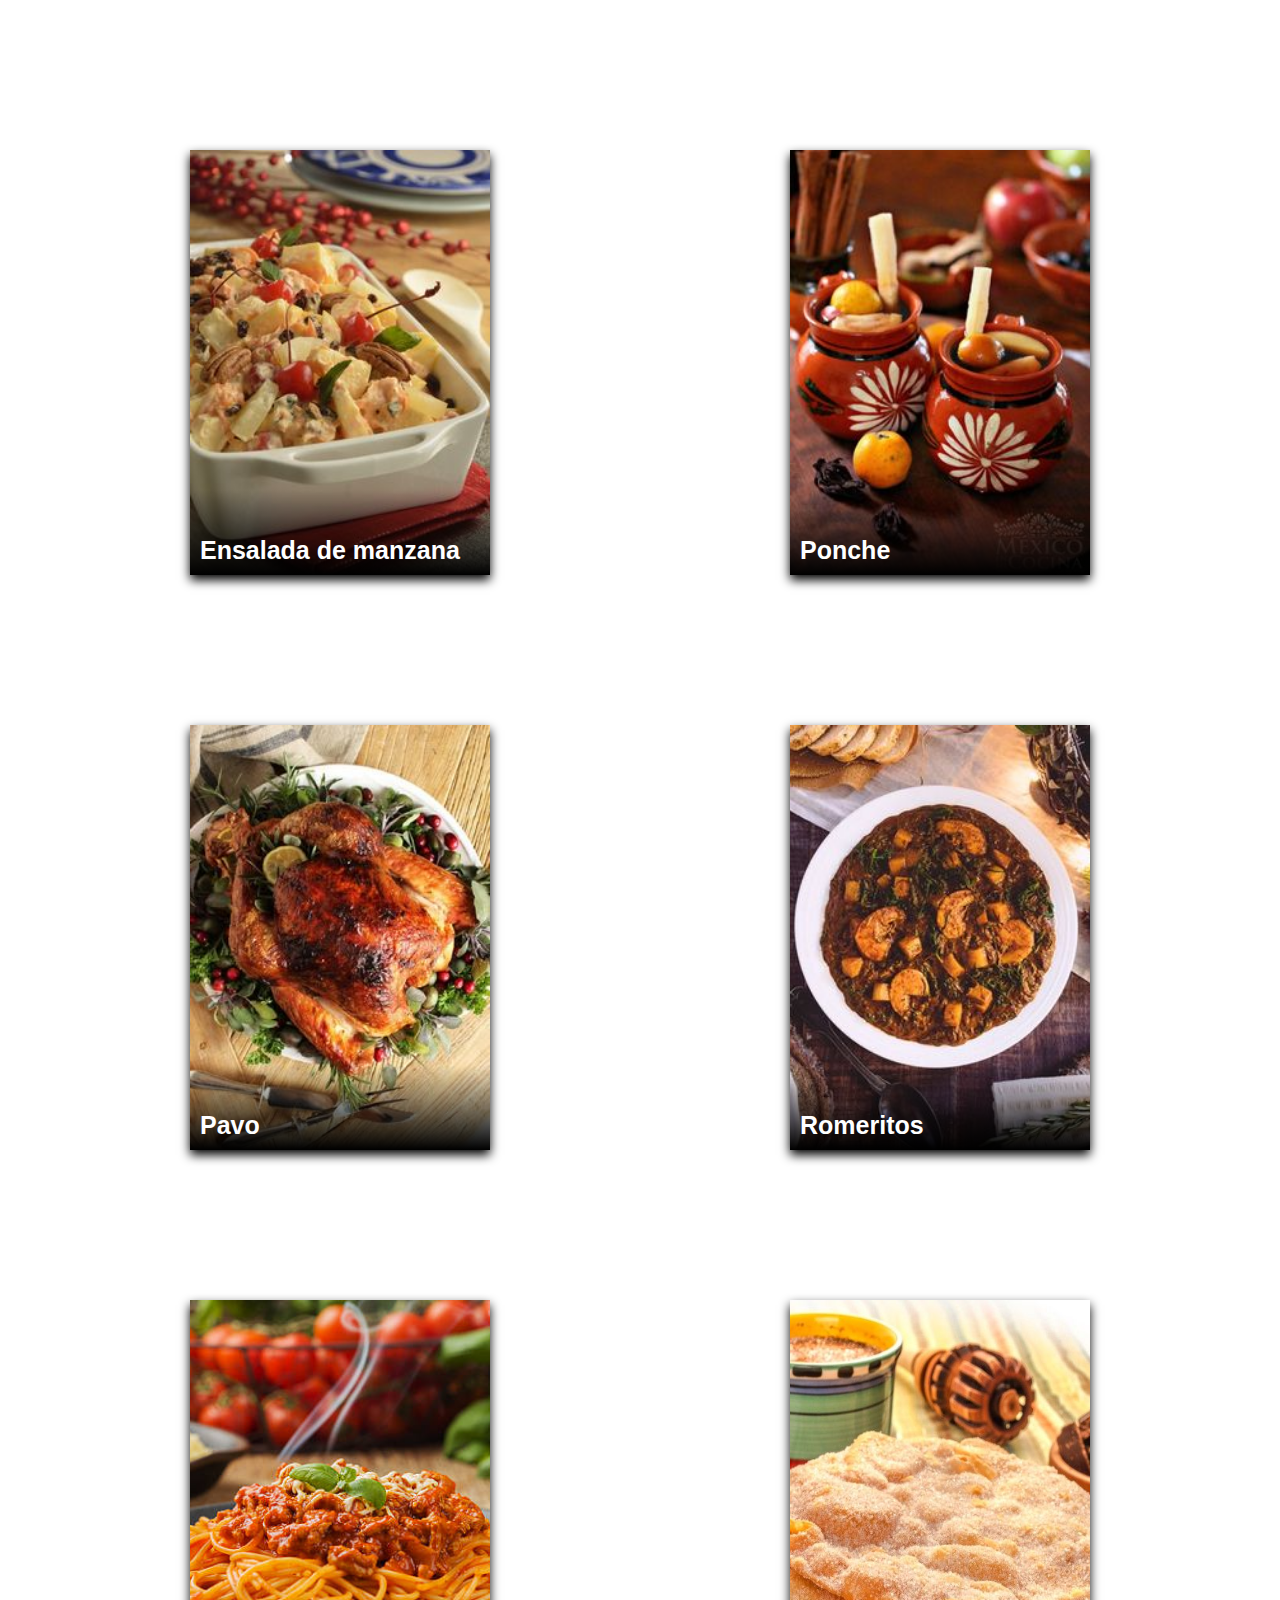
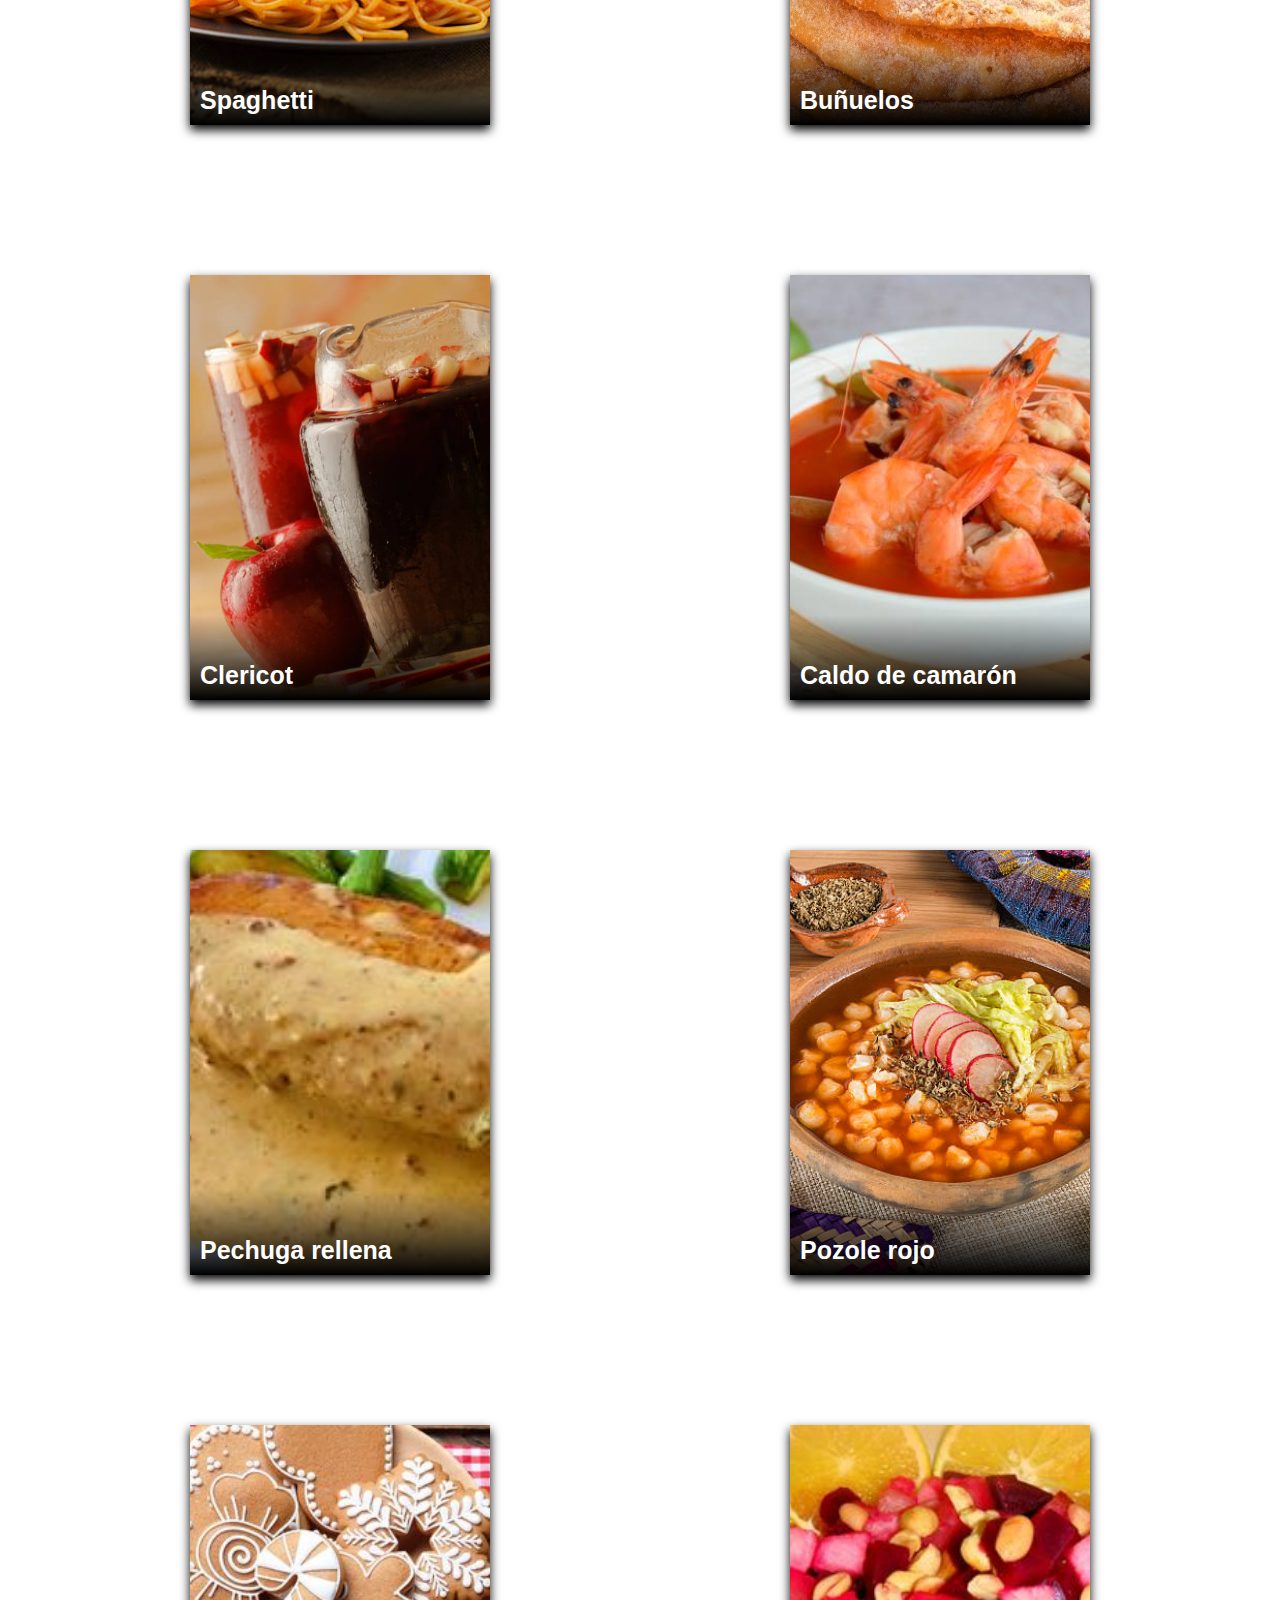
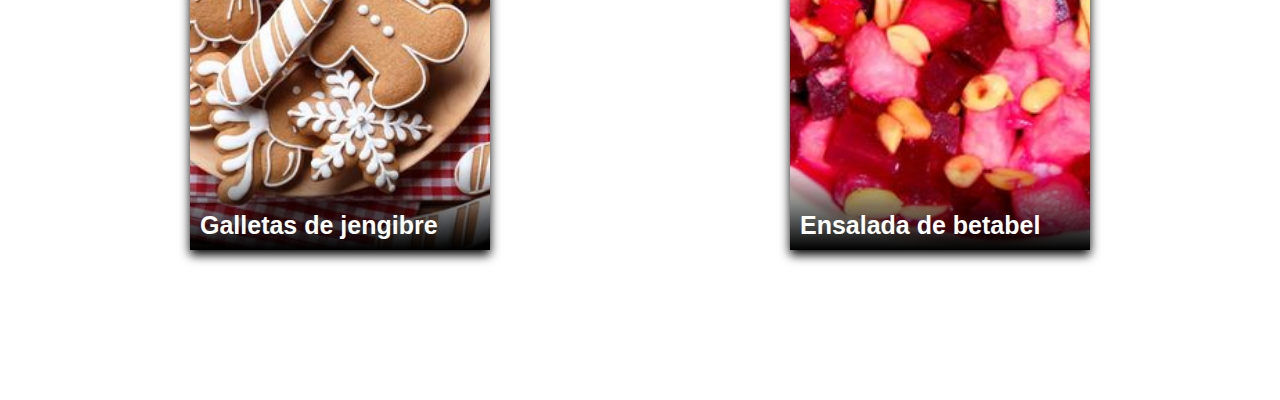
<file: index.html>
<!DOCTYPE html>
<html lang="en">

<head>
  <meta charset="UTF-8">
  <meta http-equiv="X-UA-Compatible" content="IE=edge">
  <meta name="viewport" content="width=device-width, initial-scale=1.0">
  <title>Especial de temporada</title>

  <link rel="preconnect" href="https://fonts.googleapis.com">
  <link rel="preconnect" href="https://fonts.gstatic.com" crossorigin>
    <link href="https://fonts.googleapis.com/css2?family=Josefin+Sans:wght@200&display=swap" rel="stylesheet">
  <link rel="stylesheet" href="https://cdnjs.cloudflare.com/ajax/libs/font-awesome/6.1.1/css/all.min.css"
    integrity="sha512-KfkfwYDsLkIlwQp6LFnl8zNdLGxu9YAA1QvwINks4PhcElQSvqcyVLLD9aMhXd13uQjoXtEKNosOWaZqXgel0g=="
    crossorigin="anonymous" referrerpolicy="no-referrer" />

  <link rel="stylesheet" href="styles.css">

</head>

<body>
  

<section>
  <div class="card">
    <div class="card_landing" style="--i:url(manz.jpg)">
      <h6>Ensalada de manzana</h6>
    </div>
    <div class="card_info">
      <div class="head">
        <p class="title">Ensalada de manzana</p>
        <div class="description">
          <div class="item">
            <i class="fa-regular fa-clock"></i>
            <p>20 min</p>
          </div>
          <div class="item">
            <i class="fa-regular fa-user"></i>
            <p>4</p>
          </div>
        </div>
      </div>
      <div class="content">
        <p class="title">Ingredientes:</p>
        <ul class="list">
          <li>1 taza de crema</li>
          <li>½ taza de leche condensada</li>
          <li>½ taza de nueces en mitades</li>
          <li>1 taza de piña en almíbar, picada</li>
          <li>2 manzanas amarillas</li>
          <li>½ taza de cerezas en almíbar para decorar</li>
        </ul>
      </div>
      <div class="action">
        <a href="./receta.html" class="btn">Ver receta</a>
      </div>
    </div>
  </div>

  <div class="card">
    <div class="card_landing" style="--i:url(pavo.jpg)">
      <h6>Pavo</h6>
    </div>
    <div class="card_info">
      <div class="head">
        <p class="title">Pavo</p>
        <div class="description">
          <div class="item">
            <i class="fa-regular fa-clock"></i>
            <p>4h 30min</p>
          </div>
          <div class="item">
            <i class="fa-regular fa-user"></i>
            <p>8-12</p>
          </div>
        </div>
      </div>
      <div class="content">
        <p class="title">Ingredientes:</p>
        <ul class="list">
          <li>1 pavo de 4.5 kg</li>
          <li>⅔ tazas de mantequilla</li>
          <li>¼ taza de jugo de naranja</li>
          <li>⅔ taza de jugo de limón</li>
          <li>Sal y pimienta molida al gusto</li>
        </ul>
      </div>
      <div class="action">
        <a href="./receta.html"  class="btn">Ver receta</a>
      </div>
    </div>
  </div>
  <div class="card">
    <div class="card_landing" style="--i:url(spaghetti.jpg)">
      <h6>Spaghetti</h6>
    </div>
    <div class="card_info">
      <div class="head">
        <p class="title">Spaghetti</p>
        <div class="description">
          <div class="item">
            <i class="fa-regular fa-clock"></i>
            <p>4h 30min</p>
          </div>
          <div class="item">
            <i class="fa-regular fa-user"></i>
            <p>8-12</p>
          </div>
        </div>
      </div>
      <div class="content">
        <p class="title">Ingredientes:</p>
        <ul class="list">
          <li>1 pavo de 4.5 kg</li>
          <li>⅔ tazas de mantequilla</li>
          <li>¼ taza de jugo de naranja</li>
          <li>⅔ taza de jugo de limón</li>
          <li>Sal y pimienta molida al gusto</li>
        </ul>
      </div>
      <div class="action">
        <a href="#" class="btn">Ver receta</a>
      </div>
    </div>
  </div>
  <div class="card">
    <div class="card_landing" style="--i:url(clericot.jpg)">
      <h6>Clericot</h6>
    </div>
    <div class="card_info">
      <div class="head">
        <p class="title">Clericot</p>
        <div class="description">
          <div class="item">
            <i class="fa-regular fa-clock"></i>
            <p>4h 30min</p>
          </div>
          <div class="item">
            <i class="fa-regular fa-user"></i>
            <p>8-12</p>
          </div>
        </div>
      </div>
      <div class="content">
        <p class="title">Ingredientes:</p>
        <ul class="list">
          <li>1 pavo de 4.5 kg</li>
          <li>⅔ tazas de mantequilla</li>
          <li>¼ taza de jugo de naranja</li>
          <li>⅔ taza de jugo de limón</li>
          <li>Sal y pimienta molida al gusto</li>
        </ul>
      </div>
      <div class="action">
        <a href="#" class="btn">Ver receta</a>
      </div>
    </div>
  </div>
  <div class="card">
    <div class="card_landing" style="--i:url(pechuga.jpg)">
      <h6>Pechuga rellena</h6>
    </div>
    <div class="card_info">
      <div class="head">
        <p class="title">Pechuga rellana</p>
        <div class="description">
          <div class="item">
            <i class="fa-regular fa-clock"></i>
            <p>4h 30min</p>
          </div>
          <div class="item">
            <i class="fa-regular fa-user"></i>
            <p>8-12</p>
          </div>
        </div>
      </div>
      <div class="content">
        <p class="title">Ingredientes:</p>
        <ul class="list">
          <li>1 pavo de 4.5 kg</li>
          <li>⅔ tazas de mantequilla</li>
          <li>¼ taza de jugo de naranja</li>
          <li>⅔ taza de jugo de limón</li>
          <li>Sal y pimienta molida al gusto</li>
        </ul>
      </div>
      <div class="action">
        <a href="#" class="btn">Ver receta</a>
      </div>
    </div>
  </div>
  <div class="card">
    <div class="card_landing" style="--i:url(galleta.jpg)">
      <h6>Galletas de jengibre</h6>
    </div>
    <div class="card_info">
      <div class="head">
        <p class="title">Galletas de jengibre</p>
        <div class="description">
          <div class="item">
            <i class="fa-regular fa-clock"></i>
            <p>4h 30min</p>
          </div>
          <div class="item">
            <i class="fa-regular fa-user"></i>
            <p>8-12</p>
          </div>
        </div>
      </div>
      <div class="content">
        <p class="title">Ingredientes:</p>
        <ul class="list">
          <li>1 pavo de 4.5 kg</li>
          <li>⅔ tazas de mantequilla</li>
          <li>¼ taza de jugo de naranja</li>
          <li>⅔ taza de jugo de limón</li>
          <li>Sal y pimienta molida al gusto</li>
        </ul>
      </div>
      <div class="action">
        <a href="#" class="btn">Ver receta</a>
      </div>
    </div>
  </div>
</section>

<section>
  <div class="card">
    <div class="card_landing" style="--i:url(ponche.jpg)">
      <h6>Ponche</h6>
    </div>
    <div class="card_info">
      <div class="head">
        <p class="title">Ponche</p>
        <div class="description">
          <div class="item">
            <i class="fa-regular fa-clock"></i>
            <p>1hr 10 min</p>
          </div>
          <div class="item">
            <i class="fa-regular fa-user"></i>
            <p>12</p>
          </div>
        </div>
      </div>
      <div class="content">
        <p class="title">Ingredientes:</p>
        <ul class="list">
          <li>4 Litros de agua</li>
          <li>400 gramos de azúcar morena</li>
          <li>4 palitos de canela</li>
          <li>500 gramos de tejocotes</li>
          <li>750 gramos de guayabas</li>
          <li>1½ taza de manzanas picadas</li>
        </ul>
      </div>
      <div class="action">
        <a href="#" class="btn">Ver receta</a>
      </div>
    </div>
  </div>

  <div class="card">
    <div class="card_landing" style="--i:url(romeritos.jpg)">
      <h6>Romeritos</h6>
    </div>
    <div class="card_info">
      <div class="head">
        <p class="title">Romeritos</p>
        <div class="description">
          <div class="item">
            <i class="fa-regular fa-clock"></i>
            <p>40 min</p>
          </div>
          <div class="item">
            <i class="fa-regular fa-user"></i>
            <p>12</p>
          </div>
        </div>
      </div>
      <div class="content">
        <p class="title">Ingredientes:</p>
        <ul class="list">
          <li>1 kilo de romeritos</li>
          <li>6 gramos de sal</li>
          <li>4 tazas de Caldo de pollo</li>
          <li>200 gramos de polvo de camarón seco</li>
          <li>4 Papas en cubos y cocidas</li>
          <li>2 tazas de Aceite</li>
        </ul>
      </div>
      <div class="action">
        <a href="#" class="btn">Ver receta</a>
      </div>
    </div>
  </div>
  <div class="card">
    <div class="card_landing" style="--i:url(buñuelos.jpg)">
      <h6>Buñuelos</h6>
    </div>
    <div class="card_info">
      <div class="head">
        <p class="title">Buñuelos</p>
        <div class="description">
          <div class="item">
            <i class="fa-regular fa-clock"></i>
            <p>1hr 30min</p>
          </div>
          <div class="item">
            <i class="fa-regular fa-user"></i>
            <p>6

            </p>
          </div>
        </div>
      </div>
      <div class="content">
        <p class="title">Ingredientes:</p>
        <ul class="list">
          <li>4 Huevos</li>
          <li>1/4 de taza de azúcar refinada</li>
          <li>1 Taza de Aceite</li>
          <li>3 Tazas de harina blanca</li>
          <li>1 Cucharadita de polvo para hornear</li>
          <li>1 Cucharadita de sal de mesa</li>
          <li>1 Taza de azúcar refinada</li>
          <li>1 Cucharadita de canela molida</li>
        </ul>
      </div>
      <div class="action">
        <a href="#" class="btn">Ver receta</a>
      </div>
    </div>
  </div>
  <div class="card">
    <div class="card_landing" style="--i:url(caldoC.jpg)">
      <h6>Caldo de camarón</h6>
    </div>
    <div class="card_info">
      <div class="head">
        <p class="title">Caldo de camarón</p>
        <div class="description">
          <div class="item">
            <i class="fa-regular fa-clock"></i>
            <p>4h 30min</p>
          </div>
          <div class="item">
            <i class="fa-regular fa-user"></i>
            <p>8-12</p>
          </div>
        </div>
      </div>
      <div class="content">
        <p class="title">Ingredientes:</p>
        <ul class="list">
          <li>1 pavo de 4.5 kg</li>
          <li>⅔ tazas de mantequilla</li>
          <li>¼ taza de jugo de naranja</li>
          <li>⅔ taza de jugo de limón</li>
          <li>Sal y pimienta molida al gusto</li>
        </ul>
      </div>
      <div class="action">
        <a href="#" class="btn">Ver receta</a>
      </div>
    </div>
  </div>
  <div class="card">
    <div class="card_landing" style="--i:url(pozole.jpg)">
      <h6>Pozole rojo</h6>
    </div>
    <div class="card_info">
      <div class="head">
        <p class="title">Pozole rojo</p>
        <div class="description">
          <div class="item">
            <i class="fa-regular fa-clock"></i>
            <p>4h 30min</p>
          </div>
          <div class="item">
            <i class="fa-regular fa-user"></i>
            <p>8-12</p>
          </div>
        </div>
      </div>
      <div class="content">
        <p class="title">Ingredientes:</p>
        <ul class="list">
          <li>1 pavo de 4.5 kg</li>
          <li>⅔ tazas de mantequilla</li>
          <li>¼ taza de jugo de naranja</li>
          <li>⅔ taza de jugo de limón</li>
          <li>Sal y pimienta molida al gusto</li>
        </ul>
      </div>
      <div class="action">
        <a href="#" class="btn">Ver receta</a>
      </div>
    </div>
  </div>
  <div class="card">
    <div class="card_landing" style="--i:url(betabel.jpg)">
      <h6>Ensalada de betabel</h6>
    </div>
    <div class="card_info">
      <div class="head">
        <p class="title">Ensalada de betabel</p>
        <div class="description">
          <div class="item">
            <i class="fa-regular fa-clock"></i>
            <p>4h 30min</p>
          </div>
          <div class="item">
            <i class="fa-regular fa-user"></i>
            <p>8-12</p>
          </div>
        </div>
      </div>
      <div class="content">
        <p class="title">Ingredientes:</p>
        <ul class="list">
          <li>1 pavo de 4.5 kg</li>
          <li>⅔ tazas de mantequilla</li>
          <li>¼ taza de jugo de naranja</li>
          <li>⅔ taza de jugo de limón</li>
          <li>Sal y pimienta molida al gusto</li>
        </ul>
      </div>
      <div class="action">
        <a href="#" class="btn">Ver receta</a>
      </div>
    </div>
  </div>
</section>
</body>
<script src="./receta.html"></script>
</html>
</file>
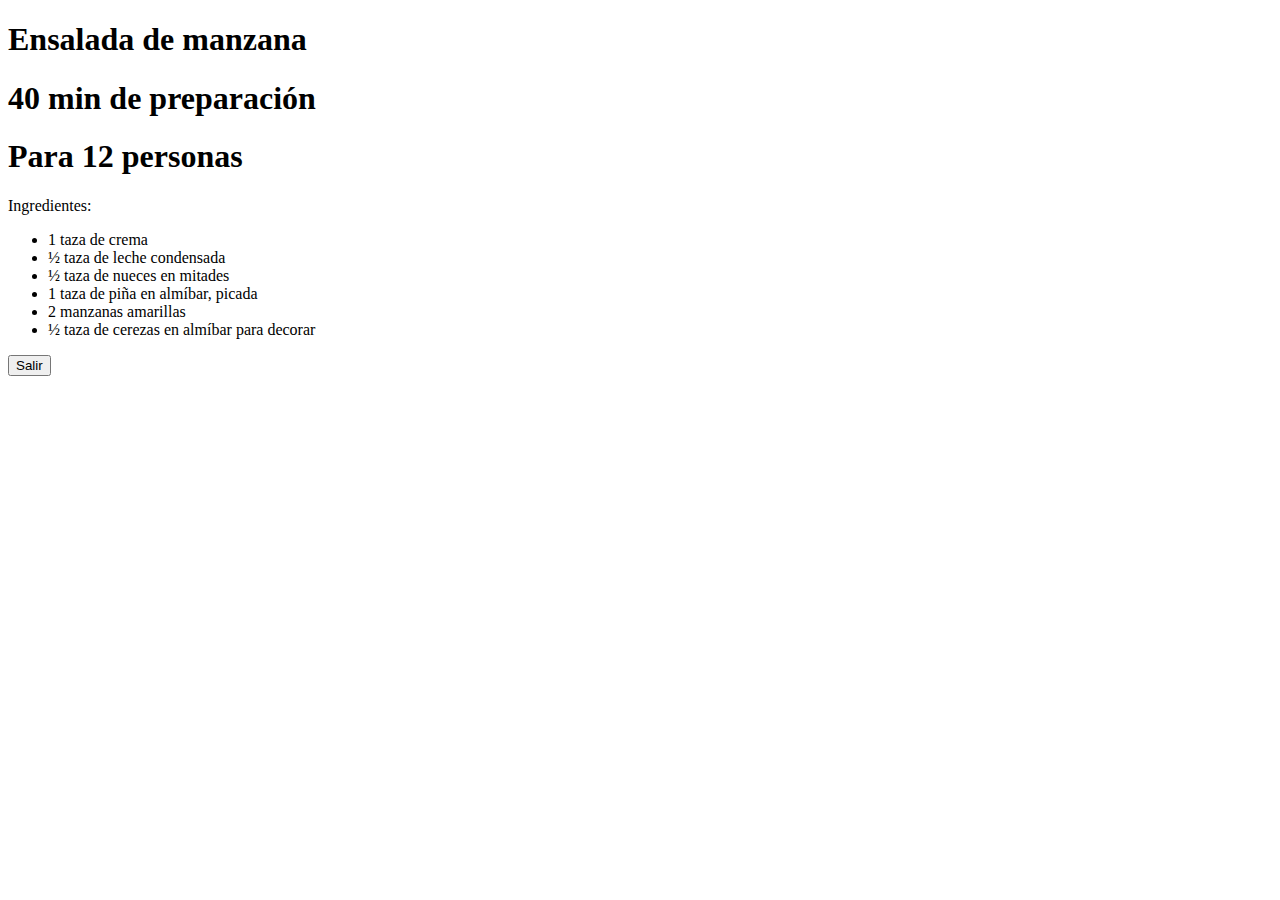
<file: receta.html>
<!DOCTYPE html>
<html lang="en">
<head>
    <meta charset="UTF-8">
    <meta http-equiv="X-UA-Compatible" content="IE=edge">
    <meta name="viewport" content="width=device-width, initial-scale=1.0">
    <title>Ensalada de manzana</title>
    <link rel="preconnect" href="https://fonts.googleapis.com">
    <link rel="preconnect" href="https://fonts.gstatic.com" crossorigin>
      <link href="https://fonts.googleapis.com/css2?family=Josefin+Sans:wght@200&display=swap" rel="stylesheet">
   
<body>
    <div class="container mt-5">
        <div class="jumbotron">
            <h1>Ensalada de manzana</h1>
            <h1>40 min de preparación</h1>
            <h1>Para 12 personas</h1>
            <p class="title">Ingredientes:</p>
        <ul class="list">
          <li>1 taza de crema</li>
          <li>½ taza de leche condensada</li>
          <li>½ taza de nueces en mitades</li>
          <li>1 taza de piña en almíbar, picada</li>
          <li>2 manzanas amarillas</li>
          <li>½ taza de cerezas en almíbar para decorar</li>
        </ul>
 
        </div>
        <div id="salir">
            <button class="btn btn-outline-danger" id="btnSalir">Salir</button>
        </div>
    </div>

    <script>

        const boton=document.getElementById('btnSalir');
        boton.addEventListener('click', function(e){
            e.preventDefault();
            localStorage.removeItem('sesion');
            window.open('./index.html', '_self')

        })
    </script>
    
</body>
</html>
</file>
<file: styles.css>
* {
    margin: 0;
    padding: 0;
    box-sizing: border-box;   
    font-family: 'Poppins', sans-serif; 
    
}


body {
    display: flex;
    justify-content: center;
    align-items: center;
    min-height: 100vh;
    background: #fff;
}

.card {
    position:relative;
    width: 300px;
    height: 425px;
    margin: 150px;
}

.card .card_landing {
    position: relative;
    width: 100%;
    height: 100%;
    box-shadow: 0 5px 10px #000;
    background: linear-gradient(transparent 80%, #000), var(--i);
    background-position: center;
    background-size: cover;
    z-index: 100;
}

.card .card_landing h6 {
    position: absolute;
    bottom: 10px;
    left: 10px;
    font-size: 25px;
    color: #fff;
}

.card .card_info {
    position: absolute;
    width: 90%;
    height: 90%;
    left: 0;
    bottom: 0;
    right: 0;
    top: 0;
    margin: auto;
    padding: 15px;
    background: #fff;
    z-index: 90;
    box-shadow: 0 5px 10px #000;
    transition: .5s;
}

.card:hover .card_info {
    left: 100%;
}

.card_info .head {
    padding: 5px 0;
    border-bottom: solid 1px #bd0003;
}

.card_info .head .title {
    font-size: 20px;
    font-weight: 700;
    color: #bd0003;
}

.card_info .head .description {
    display: flex;
    gap: 10px;
}

.card_info .head .description .item {
    display: flex;
    gap: 5px;
    align-items: center;
}

.card_info .head .description .item i {
    color: #bd0003;
    font-size: 15px;
}

.card_info .head .description .item p {
    font-size: 13px;
}

.card_info .content {
    margin-top: 15px;
}

.card_info .content .list {
    padding: 10px 15px;
}

.card_info .content .list li {
    font-size: 14px;
    margin-bottom: 5px;
}

.card_info .action .btn {
    padding: 10px;
    color: #fff;
    width: 100%;
    text-decoration: none;
    text-align: center;
    background: #bd0003;
    display: block;
    margin-top: 10px;
}
</file>
